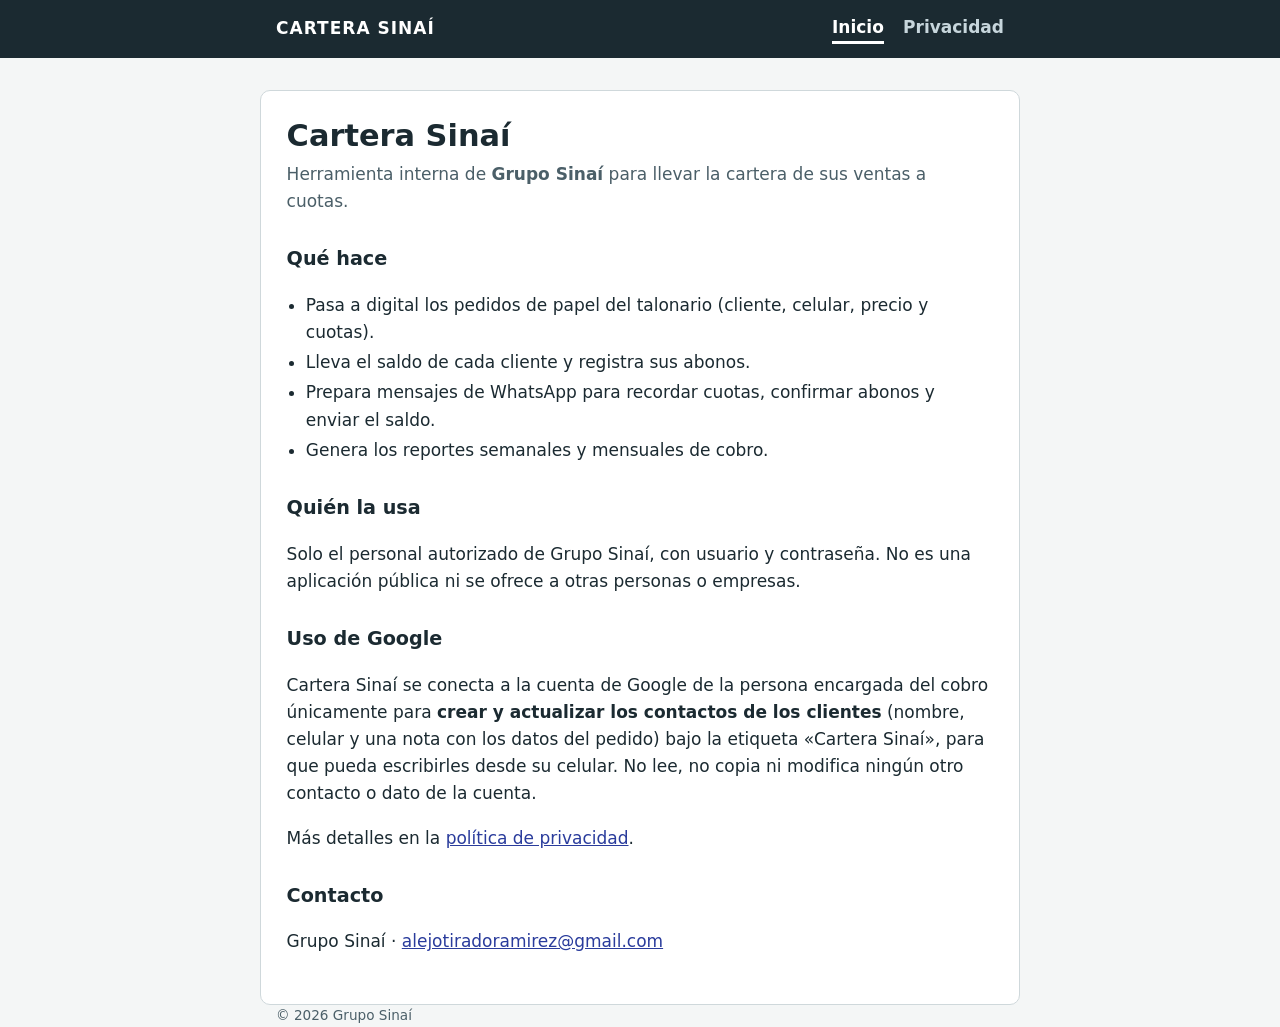
<file: index.html>
<!doctype html>
<html lang="es">
<head>
<meta charset="utf-8">
<meta name="viewport" content="width=device-width, initial-scale=1">
<title>Cartera Sinaí · Grupo Sinaí</title>
<meta name="description" content="Herramienta interna de Grupo Sinaí para llevar la cartera de sus ventas a cuotas.">
<link rel="stylesheet" href="estilo.css">
</head>
<body>
<header class="top"><div class="in"><span class="marca">Cartera Sinaí</span><nav><a href="./" aria-current="page">Inicio</a><a href="privacidad.html">Privacidad</a></nav></div></header>
<main class="in">
  <h1>Cartera Sinaí</h1>
  <p class="lead">Herramienta interna de <b>Grupo Sinaí</b> para llevar la cartera de sus ventas a cuotas.</p>

  <h2>Qué hace</h2>
  <ul>
    <li>Pasa a digital los pedidos de papel del talonario (cliente, celular, precio y cuotas).</li>
    <li>Lleva el saldo de cada cliente y registra sus abonos.</li>
    <li>Prepara mensajes de WhatsApp para recordar cuotas, confirmar abonos y enviar el saldo.</li>
    <li>Genera los reportes semanales y mensuales de cobro.</li>
  </ul>

  <h2>Quién la usa</h2>
  <p>Solo el personal autorizado de Grupo Sinaí, con usuario y contraseña. No es una aplicación pública ni se ofrece a otras personas o empresas.</p>

  <h2>Uso de Google</h2>
  <p>Cartera Sinaí se conecta a la cuenta de Google de la persona encargada del cobro únicamente para <b>crear y actualizar los contactos de los clientes</b> (nombre, celular y una nota con los datos del pedido) bajo la etiqueta «Cartera Sinaí», para que pueda escribirles desde su celular. No lee, no copia ni modifica ningún otro contacto o dato de la cuenta.</p>
  <p>Más detalles en la <a href="privacidad.html">política de privacidad</a>.</p>

  <h2>Contacto</h2>
  <p>Grupo Sinaí · <a href="mailto:alejotiradoramirez@gmail.com">alejotiradoramirez@gmail.com</a></p>
</main>
<footer class="in">© 2026 Grupo Sinaí</footer>
</body>
</html>
</file>
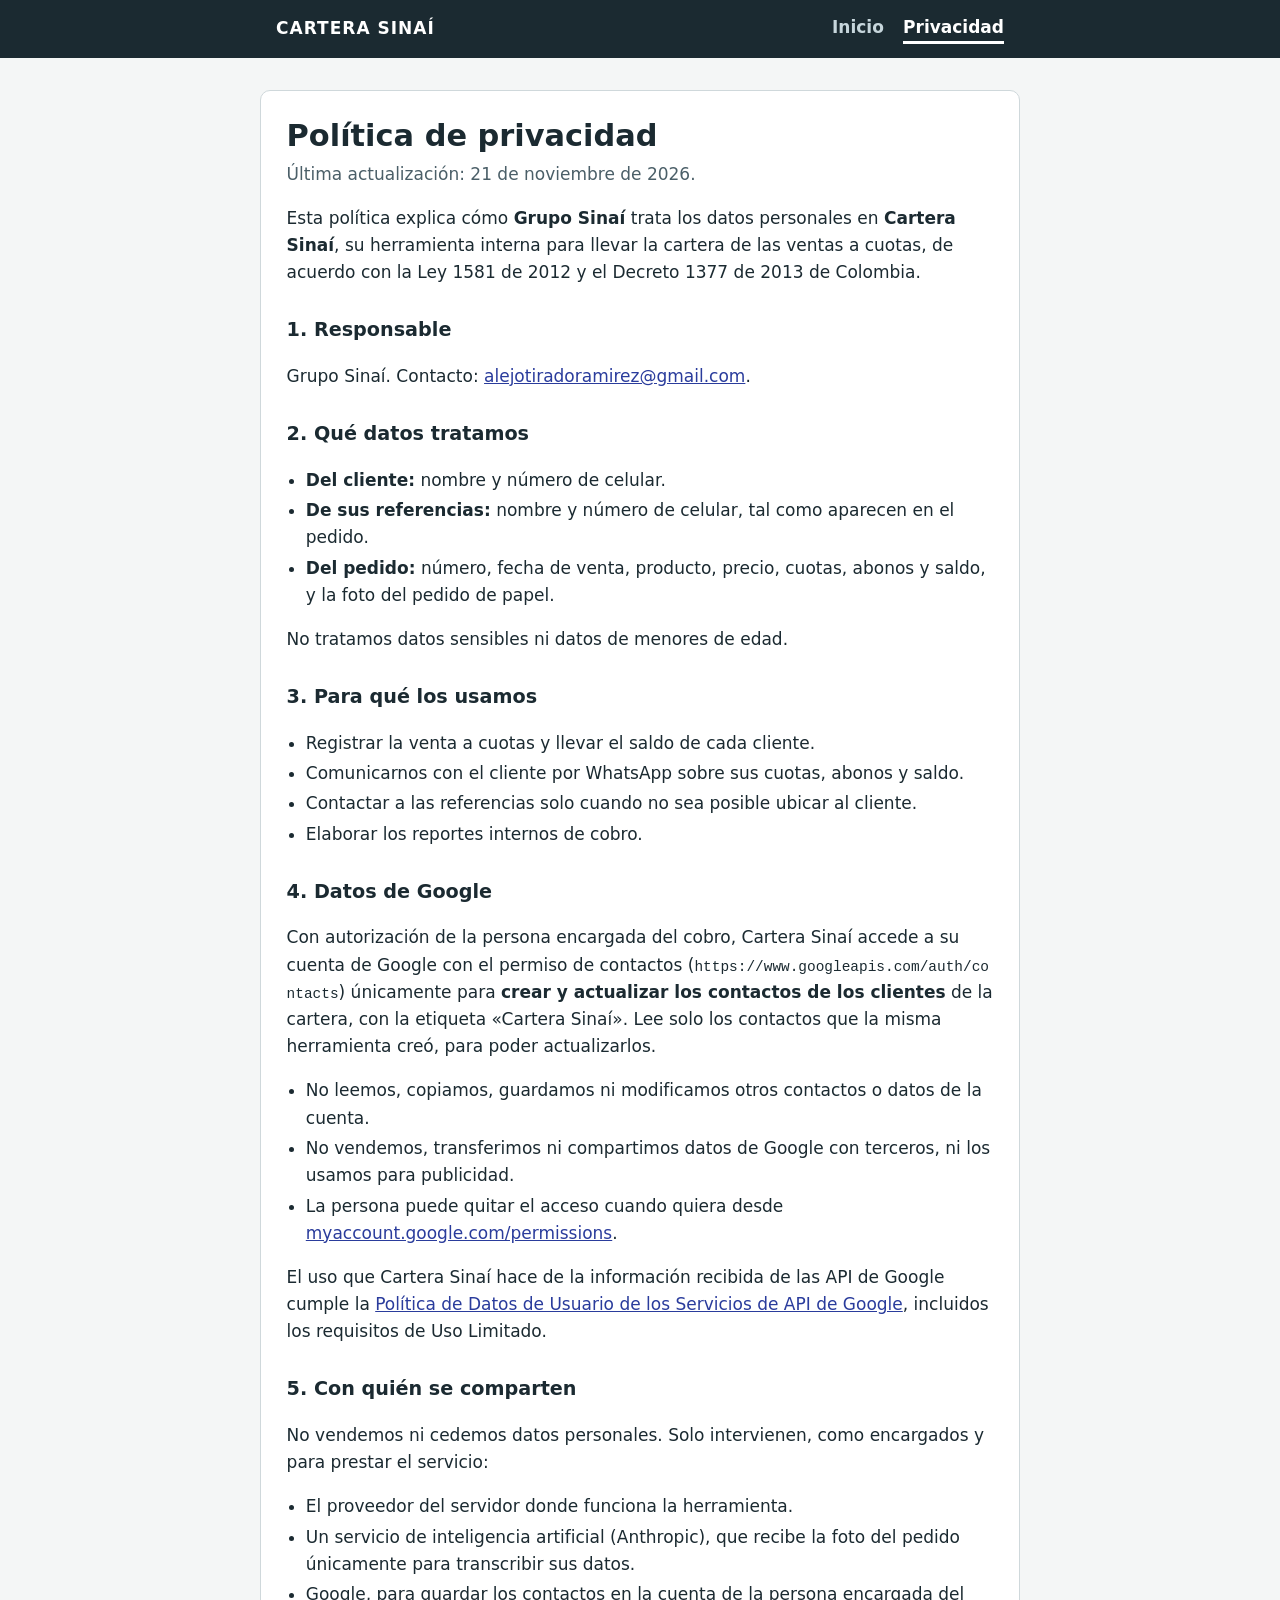
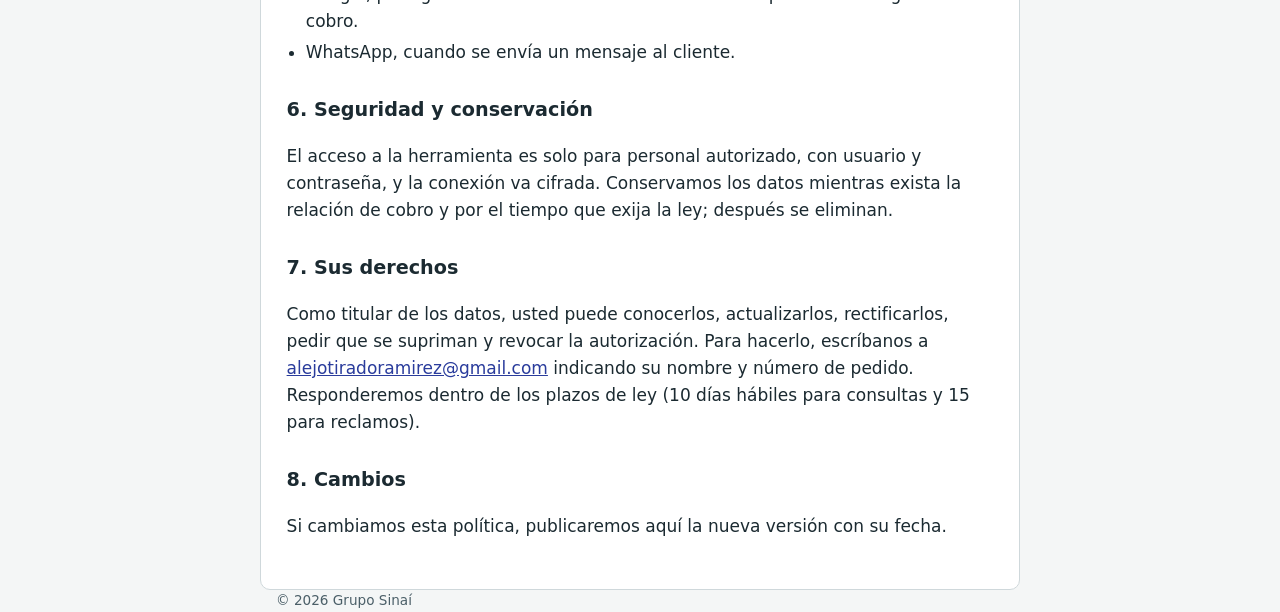
<file: privacidad.html>
<!doctype html>
<html lang="es">
<head>
<meta charset="utf-8">
<meta name="viewport" content="width=device-width, initial-scale=1">
<title>Política de privacidad · Cartera Sinaí</title>
<meta name="description" content="Cómo Grupo Sinaí trata los datos personales en Cartera Sinaí.">
<link rel="stylesheet" href="estilo.css">
</head>
<body>
<header class="top"><div class="in"><span class="marca">Cartera Sinaí</span><nav><a href="./">Inicio</a><a href="privacidad.html" aria-current="page">Privacidad</a></nav></div></header>
<main class="in">
  <h1>Política de privacidad</h1>
  <p class="lead">Última actualización: 21 de noviembre de 2026.</p>
  <p>Esta política explica cómo <b>Grupo Sinaí</b> trata los datos personales en <b>Cartera Sinaí</b>, su herramienta interna para llevar la cartera de las ventas a cuotas, de acuerdo con la Ley 1581 de 2012 y el Decreto 1377 de 2013 de Colombia.</p>

  <h2>1. Responsable</h2>
  <p>Grupo Sinaí. Contacto: <a href="mailto:alejotiradoramirez@gmail.com">alejotiradoramirez@gmail.com</a>.</p>

  <h2>2. Qué datos tratamos</h2>
  <ul>
    <li><b>Del cliente:</b> nombre y número de celular.</li>
    <li><b>De sus referencias:</b> nombre y número de celular, tal como aparecen en el pedido.</li>
    <li><b>Del pedido:</b> número, fecha de venta, producto, precio, cuotas, abonos y saldo, y la foto del pedido de papel.</li>
  </ul>
  <p>No tratamos datos sensibles ni datos de menores de edad.</p>

  <h2>3. Para qué los usamos</h2>
  <ul>
    <li>Registrar la venta a cuotas y llevar el saldo de cada cliente.</li>
    <li>Comunicarnos con el cliente por WhatsApp sobre sus cuotas, abonos y saldo.</li>
    <li>Contactar a las referencias solo cuando no sea posible ubicar al cliente.</li>
    <li>Elaborar los reportes internos de cobro.</li>
  </ul>

  <h2>4. Datos de Google</h2>
  <p>Con autorización de la persona encargada del cobro, Cartera Sinaí accede a su cuenta de Google con el permiso de contactos (<code>https://www.googleapis.com/auth/contacts</code>) únicamente para <b>crear y actualizar los contactos de los clientes</b> de la cartera, con la etiqueta «Cartera Sinaí». Lee solo los contactos que la misma herramienta creó, para poder actualizarlos.</p>
  <ul>
    <li>No leemos, copiamos, guardamos ni modificamos otros contactos o datos de la cuenta.</li>
    <li>No vendemos, transferimos ni compartimos datos de Google con terceros, ni los usamos para publicidad.</li>
    <li>La persona puede quitar el acceso cuando quiera desde <a href="https://myaccount.google.com/permissions">myaccount.google.com/permissions</a>.</li>
  </ul>
  <p>El uso que Cartera Sinaí hace de la información recibida de las API de Google cumple la <a href="https://developers.google.com/terms/api-services-user-data-policy">Política de Datos de Usuario de los Servicios de API de Google</a>, incluidos los requisitos de Uso Limitado.</p>

  <h2>5. Con quién se comparten</h2>
  <p>No vendemos ni cedemos datos personales. Solo intervienen, como encargados y para prestar el servicio:</p>
  <ul>
    <li>El proveedor del servidor donde funciona la herramienta.</li>
    <li>Un servicio de inteligencia artificial (Anthropic), que recibe la foto del pedido únicamente para transcribir sus datos.</li>
    <li>Google, para guardar los contactos en la cuenta de la persona encargada del cobro.</li>
    <li>WhatsApp, cuando se envía un mensaje al cliente.</li>
  </ul>

  <h2>6. Seguridad y conservación</h2>
  <p>El acceso a la herramienta es solo para personal autorizado, con usuario y contraseña, y la conexión va cifrada. Conservamos los datos mientras exista la relación de cobro y por el tiempo que exija la ley; después se eliminan.</p>

  <h2>7. Sus derechos</h2>
  <p>Como titular de los datos, usted puede conocerlos, actualizarlos, rectificarlos, pedir que se supriman y revocar la autorización. Para hacerlo, escríbanos a <a href="mailto:alejotiradoramirez@gmail.com">alejotiradoramirez@gmail.com</a> indicando su nombre y número de pedido. Responderemos dentro de los plazos de ley (10 días hábiles para consultas y 15 para reclamos).</p>

  <h2>8. Cambios</h2>
  <p>Si cambiamos esta política, publicaremos aquí la nueva versión con su fecha.</p>
</main>
<footer class="in">© 2026 Grupo Sinaí</footer>
</body>
</html>
</file>
<file: estilo.css>
:root{--ink:#1b2a31;--text:#1b2a31;--label:#4b5f68;--paper:#f4f6f6;--sheet:#fff;--rule:#cfd8db;--carbon:#2a3c9c}
@media (prefers-color-scheme:dark){:root{--text:#e6ecee;--label:#a9b8be;--paper:#141c20;--sheet:#1b2a31;--rule:#2c3f48;--carbon:#9fb0ff}}
*{box-sizing:border-box}
body{margin:0;background:var(--paper);color:var(--text);font:17px/1.6 system-ui,-apple-system,"Segoe UI",Roboto,sans-serif}
.in{max-width:760px;margin:0 auto;padding:0 16px}
.top{background:var(--ink);color:#fff}
.top .in{display:flex;align-items:center;justify-content:space-between;gap:1rem;min-height:3.6rem;flex-wrap:wrap}
.marca{font-weight:800;letter-spacing:.06em;text-transform:uppercase}
.top nav{display:flex;gap:1.2rem}
.top a{color:#c7d6dc;text-decoration:none;font-weight:600}
.top a[aria-current]{color:#fff;border-bottom:3px solid #fff}
main.in{background:var(--sheet);border:1px solid var(--rule);border-radius:10px;margin:2rem auto 0;padding:1.5rem 1.6rem 2rem}
@media (max-width:800px){main.in{margin:1rem 16px 0;padding:1.2rem 1.1rem 1.6rem}}
h1{margin:.2rem 0 .4rem;font-size:1.9rem;line-height:1.2}
h2{margin:1.8rem 0 .4rem;font-size:1.2rem}
.lead{color:var(--label);margin-top:0}
a{color:var(--carbon)}
code{font-size:.85em;word-break:break-all}
ul{padding-left:1.2rem}
li{margin:.2rem 0}
footer{color:var(--label);font-size:.85rem;padding:1.2rem 16px 2.5rem}
</file>
